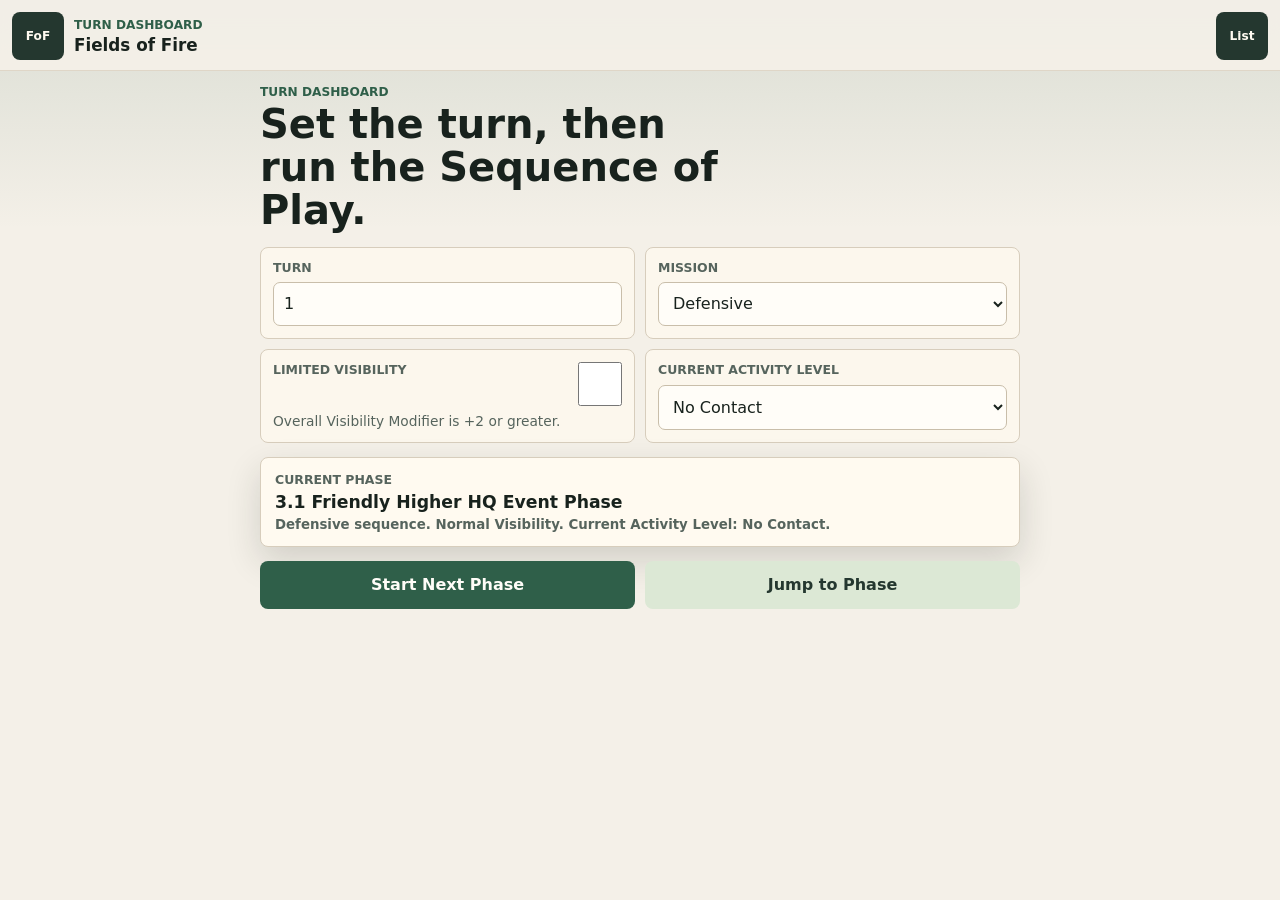
<file: index.html>
<!doctype html>
<html lang="en">
  <head>
    <meta charset="utf-8">
    <meta name="viewport" content="width=device-width, initial-scale=1, viewport-fit=cover">
    <meta name="theme-color" content="#24372f">
    <meta name="apple-mobile-web-app-capable" content="yes">
    <meta name="apple-mobile-web-app-status-bar-style" content="black-translucent">
    <meta name="apple-mobile-web-app-title" content="FoF Aid">
    <meta name="mobile-web-app-capable" content="yes">
    <title>Fields of Fire Turn Aid</title>
    <link rel="manifest" href="manifest.webmanifest">
    <link rel="apple-touch-icon" href="assets/icon.svg">
    <link rel="icon" href="assets/icon.svg" type="image/svg+xml">
    <link rel="stylesheet" href="styles.css">
    <script src="app.js" defer></script>
  </head>
  <body>
    <div class="app-shell">
      <header class="top-bar">
        <button class="icon-button" id="dashboardButton" type="button" aria-label="Open dashboard">
          <span aria-hidden="true">FoF</span>
        </button>
        <div class="phase-meta">
          <p id="phaseKicker">Turn Dashboard</p>
          <h1 id="phaseTitle">Fields of Fire</h1>
        </div>
        <button class="icon-button" id="jumpToggle" type="button" aria-label="Open phase list" aria-expanded="false">
          <span aria-hidden="true">List</span>
        </button>
      </header>

      <main>
        <section class="dashboard" id="dashboard" aria-labelledby="dashboardTitle">
          <div class="dashboard-heading">
            <p class="eyebrow">Turn Dashboard</p>
            <h2 id="dashboardTitle">Set the turn, then run the Sequence of Play.</h2>
          </div>

          <div class="dashboard-grid">
            <label class="field">
              <span>Turn</span>
              <input id="turnInput" inputmode="numeric" min="1" type="number" value="1">
            </label>

            <label class="field">
              <span>Mission</span>
              <select id="missionSelect">
                <option value="defensive">Defensive</option>
                <option value="offensive">Offensive</option>
                <option value="combatPatrol">Combat Patrol</option>
              </select>
            </label>

            <label class="field check-field">
              <span>Limited Visibility</span>
              <input id="limitedVisibilityInput" type="checkbox">
              <small id="dashboardVisibilityHelp">Overall Visibility Modifier is +2 or greater.</small>
            </label>

            <label class="field">
              <span>Current Activity Level</span>
              <select id="activitySelect"></select>
            </label>
          </div>

          <div class="status-card">
            <span>Current phase</span>
            <strong id="dashboardPhase">3.1 Higher HQ Event</strong>
            <small id="dashboardFilter">Showing Defensive sequence.</small>
          </div>

          <div class="dashboard-actions">
            <button class="primary-action" id="startButton" type="button">Start Next Phase</button>
            <button class="secondary-action" id="referenceButton" type="button">Jump to Phase</button>
          </div>
        </section>

        <section class="phase-view" id="phaseView" hidden aria-live="polite">
          <div class="progress-wrap" aria-label="Phase progress">
            <span id="progressText">Phase 1 of 8</span>
            <div class="progress-track">
              <span id="progressBar"></span>
            </div>
            <div class="state-chips" id="stateChips"></div>
          </div>

          <div class="phase-state-controls">
            <label class="field">
              <span>Current Activity Level</span>
              <select id="phaseActivitySelect"></select>
            </label>
            <label class="field check-field">
              <span>Limited Visibility</span>
              <input id="phaseVisibilityInput" type="checkbox">
              <small id="phaseVisibilityHelp">Overall Visibility Modifier is +2 or greater.</small>
            </label>
          </div>

          <article class="phase-card">
            <p class="eyebrow" id="phaseNumber">3.1</p>
            <h2 id="taskTitle">Higher HQ Event</h2>
            <div class="substeps" id="substeps"></div>
          </article>

          <nav class="phase-controls" aria-label="Phase navigation">
            <button class="secondary-action" id="previousButton" type="button">Previous</button>
            <button class="primary-action" id="nextButton" type="button">Next Phase</button>
          </nav>
        </section>
      </main>

      <aside class="jump-panel" id="jumpPanel" hidden>
        <div class="jump-panel-header">
          <h2>Sequence</h2>
          <button class="text-button" id="closeJumpButton" type="button">Close</button>
        </div>
        <ol id="jumpList"></ol>
      </aside>
    </div>
  </body>
</html>
</file>
<file: styles.css>
:root {
  --bg: #f4f0e8;
  --ink: #18221d;
  --muted: #56645d;
  --panel: #fffaf0;
  --line: #d7cdbc;
  --accent: #2f5f49;
  --accent-strong: #24372f;
  --accent-soft: #dce8d5;
  --warning: #77592b;
  --warning-soft: #f1dfba;
  --danger-soft: #f4e2d7;
  --disabled-soft: #ece8df;
  --disabled-line: #beb7aa;
  --disabled-ink: #746e64;
  --shadow: 0 14px 34px rgba(29, 37, 32, 0.16);
  font-family: Inter, ui-sans-serif, system-ui, -apple-system, BlinkMacSystemFont, "Segoe UI", sans-serif;
}

* {
  box-sizing: border-box;
}

html {
  min-height: 100%;
  background: var(--bg);
  color: var(--ink);
}

body {
  min-height: 100%;
  margin: 0;
  color: var(--ink);
  background:
    linear-gradient(180deg, rgba(47, 95, 73, 0.13), transparent 230px),
    var(--bg);
}

button,
input,
select {
  font: inherit;
}

button {
  cursor: pointer;
  touch-action: manipulation;
}

.app-shell {
  min-height: 100svh;
  padding: max(12px, env(safe-area-inset-top)) max(12px, env(safe-area-inset-right)) max(18px, env(safe-area-inset-bottom)) max(12px, env(safe-area-inset-left));
}

.top-bar {
  position: sticky;
  top: 0;
  z-index: 3;
  display: grid;
  grid-template-columns: 52px 1fr 52px;
  align-items: center;
  gap: 10px;
  min-height: 64px;
  margin: -12px -12px 14px;
  padding: max(12px, env(safe-area-inset-top)) max(12px, env(safe-area-inset-right)) 10px max(12px, env(safe-area-inset-left));
  background: rgba(244, 240, 232, 0.94);
  border-bottom: 1px solid rgba(215, 205, 188, 0.72);
  backdrop-filter: blur(16px);
}

.phase-meta {
  min-width: 0;
}

.phase-meta p,
.eyebrow {
  margin: 0 0 4px;
  color: var(--accent);
  font-size: 0.76rem;
  font-weight: 800;
  letter-spacing: 0;
  text-transform: uppercase;
}

.phase-meta h1,
.dashboard-heading h2,
.phase-card h2 {
  margin: 0;
  line-height: 1.08;
}

.phase-meta h1 {
  overflow: hidden;
  font-size: 1.05rem;
  text-overflow: ellipsis;
  white-space: nowrap;
}

.icon-button,
.text-button,
.primary-action,
.secondary-action {
  min-height: 48px;
  border: 0;
  border-radius: 8px;
  font-weight: 800;
}

.icon-button {
  width: 52px;
  color: var(--panel);
  background: var(--accent-strong);
  font-size: 0.76rem;
}

.dashboard,
.phase-view {
  max-width: 760px;
  margin: 0 auto;
}

.phase-view {
  padding-bottom: calc(112px + env(safe-area-inset-bottom));
}

.dashboard {
  display: grid;
  gap: 14px;
}

.dashboard-heading h2 {
  max-width: 12em;
  font-size: clamp(1.6rem, 9vw, 2.5rem);
}

.dashboard-grid,
.phase-state-controls {
  display: grid;
  grid-template-columns: 1fr;
  gap: 10px;
}

.phase-state-controls {
  margin-bottom: 12px;
}

.field {
  display: grid;
  gap: 7px;
  padding: 12px;
  background: rgba(255, 250, 240, 0.76);
  border: 1px solid var(--line);
  border-radius: 8px;
}

.field span,
.status-card span {
  color: var(--muted);
  font-size: 0.78rem;
  font-weight: 800;
  text-transform: uppercase;
}

.field input,
.field select {
  width: 100%;
  min-height: 44px;
  padding: 8px 10px;
  color: var(--ink);
  background: #fffdf8;
  border: 1px solid #c9beaa;
  border-radius: 7px;
}

.field input[type="checkbox"] {
  width: 44px;
  height: 44px;
  margin: 0;
  accent-color: var(--accent);
}

.field small {
  color: var(--muted);
  font-size: 0.86rem;
  line-height: 1.25;
}

.check-field {
  grid-template-columns: 1fr auto;
  align-items: start;
}

.check-field span,
.check-field small {
  grid-column: 1;
}

.check-field input {
  grid-column: 2;
  grid-row: 1;
  justify-self: end;
}

.status-card,
.phase-card {
  background: var(--panel);
  border: 1px solid var(--line);
  border-radius: 8px;
  box-shadow: var(--shadow);
}

.status-card {
  display: grid;
  gap: 5px;
  padding: 14px;
}

.status-card strong {
  font-size: 1.08rem;
}

.status-card small {
  color: var(--muted);
  font-weight: 650;
}

.dashboard-actions,
.phase-controls {
  display: grid;
  grid-template-columns: 1fr;
  gap: 10px;
}

.primary-action,
.secondary-action {
  width: 100%;
  padding: 13px 16px;
}

.primary-action {
  color: #fffdf8;
  background: var(--accent);
}

.secondary-action,
.text-button {
  color: var(--accent-strong);
  background: var(--accent-soft);
}

.progress-wrap {
  display: grid;
  gap: 8px;
  margin-bottom: 12px;
  color: var(--muted);
  font-size: 0.86rem;
  font-weight: 800;
}

.progress-track {
  height: 9px;
  overflow: hidden;
  background: #ded6c8;
  border-radius: 999px;
}

.progress-track span {
  display: block;
  width: 10%;
  height: 100%;
  background: var(--accent);
  border-radius: inherit;
  transition: width 160ms ease;
}

.state-chips {
  display: flex;
  flex-wrap: wrap;
  gap: 7px;
}

.state-chip {
  min-height: 30px;
  padding: 6px 9px;
  color: var(--accent-strong);
  background: rgba(220, 232, 213, 0.86);
  border: 1px solid #c3d5bd;
  border-radius: 999px;
  font-size: 0.78rem;
  font-weight: 850;
  line-height: 1.15;
}

.phase-card {
  padding: 16px;
}

.phase-card h2 {
  font-size: clamp(1.45rem, 8vw, 2.25rem);
}

.global-reminder {
  margin: 13px 0;
  padding: 12px;
  border-radius: 7px;
  color: #1f3428;
  background: #e7efe1;
  border-left: 5px solid var(--accent);
  font-weight: 760;
  line-height: 1.35;
}

.phase-group + .global-reminder {
  margin-top: 13px;
}

.substeps {
  display: grid;
  gap: 0;
  margin-top: 16px;
}

.phase-group {
  padding: 13px 0;
  border-top: 1px solid var(--line);
}

.phase-group:first-child {
  padding-top: 0;
  border-top: 0;
}

.phase-group h3 {
  margin: 0;
  color: var(--accent-strong);
  font-size: 0.95rem;
  line-height: 1.18;
}

.checklist {
  display: grid;
  gap: 8px;
  margin-top: 10px;
}

.check-row {
  display: grid;
  grid-template-columns: 28px 1fr;
  align-items: start;
  gap: 10px;
  width: 100%;
  min-height: 44px;
  padding: 10px;
  color: var(--ink);
  text-align: left;
  background: #fffdf8;
  border: 1px solid var(--line);
  border-radius: 8px;
}

.check-row.is-checked {
  background: #edf4e8;
  border-color: #abc7a1;
}

.check-marker {
  display: grid;
  place-items: center;
  width: 24px;
  height: 24px;
  margin-top: 1px;
  color: #fffdf8;
  background: #fffdf8;
  border: 2px solid #9b8f7b;
  border-radius: 6px;
  font-size: 0.92rem;
  font-weight: 900;
}

.is-checked .check-marker {
  background: var(--accent);
  border-color: var(--accent);
}

.check-copy {
  display: grid;
  gap: 4px;
  min-width: 0;
}

.check-copy strong {
  font-size: 0.94rem;
  line-height: 1.24;
}

.check-copy span {
  color: var(--muted);
  font-size: 0.88rem;
  line-height: 1.32;
}

.is-checked .check-copy strong {
  text-decoration: line-through;
  text-decoration-thickness: 2px;
}

.phase-group.is-skipped {
  color: var(--disabled-ink);
}

.phase-group.is-skipped h3 {
  color: var(--disabled-ink);
}

.phase-group.is-skipped .checklist {
  margin-top: 8px;
}

.check-row.is-skipped-row {
  color: var(--disabled-ink);
  background: var(--disabled-soft);
  border-style: dashed;
  border-color: var(--disabled-line);
  cursor: default;
}

.is-skipped-row .check-marker {
  color: var(--disabled-ink);
  background: transparent;
  border-color: var(--disabled-line);
}

.is-skipped-row .check-copy strong,
.is-skipped-row .check-copy span {
  color: var(--disabled-ink);
}

.phase-controls {
  position: sticky;
  bottom: 0;
  margin: 12px -12px -18px;
  padding: 10px max(12px, env(safe-area-inset-right)) max(14px, env(safe-area-inset-bottom)) max(12px, env(safe-area-inset-left));
  background: rgba(244, 240, 232, 0.94);
  border-top: 1px solid rgba(215, 205, 188, 0.82);
  backdrop-filter: blur(16px);
}

.jump-panel {
  position: fixed;
  inset: 0;
  z-index: 10;
  display: grid;
  grid-template-rows: auto 1fr;
  padding: max(14px, env(safe-area-inset-top)) max(12px, env(safe-area-inset-right)) max(14px, env(safe-area-inset-bottom)) max(12px, env(safe-area-inset-left));
  background: rgba(24, 34, 29, 0.96);
  color: #fffdf8;
}

.jump-panel[hidden],
.phase-view[hidden],
.dashboard[hidden] {
  display: none;
}

.jump-panel-header {
  display: flex;
  align-items: center;
  justify-content: space-between;
  gap: 12px;
  margin-bottom: 12px;
}

.jump-panel h2 {
  margin: 0;
}

.jump-panel ol {
  display: grid;
  gap: 8px;
  min-height: 0;
  margin: 0;
  padding: 0;
  overflow: auto;
  list-style: none;
}

.jump-panel li {
  margin: 0;
}

.jump-panel button {
  display: grid;
  gap: 4px;
  width: 100%;
  min-height: 52px;
  padding: 12px;
  color: var(--ink);
  text-align: left;
  background: #fffaf0;
  border: 1px solid #eadfcf;
  border-radius: 8px;
}

.jump-panel button span {
  font-weight: 850;
}

.jump-panel button small {
  color: var(--muted);
  font-size: 0.8rem;
  font-weight: 700;
}

.jump-panel button[aria-current="step"] {
  outline: 3px solid #9fc7ab;
}

.skip-note {
  min-height: 52px;
  padding: 12px;
  color: #f7d99a;
  background: rgba(255, 250, 240, 0.08);
  border: 1px dashed rgba(247, 217, 154, 0.58);
  border-radius: 8px;
  font-size: 0.84rem;
  font-weight: 800;
}

@media (min-width: 520px) {
  .dashboard-grid,
  .phase-state-controls {
    grid-template-columns: repeat(2, minmax(0, 1fr));
  }

  .dashboard-actions,
  .phase-controls {
    grid-template-columns: 1fr 1fr;
  }
}

@media (orientation: landscape) and (max-height: 520px) {
  .top-bar {
    min-height: 56px;
    margin-bottom: 10px;
  }

  .dashboard-heading h2,
  .phase-card h2 {
    font-size: 1.45rem;
  }

  .phase-card {
    min-height: auto;
    padding: 12px;
  }

  .global-reminder,
  .substeps {
    margin-top: 10px;
  }
}
</file>
